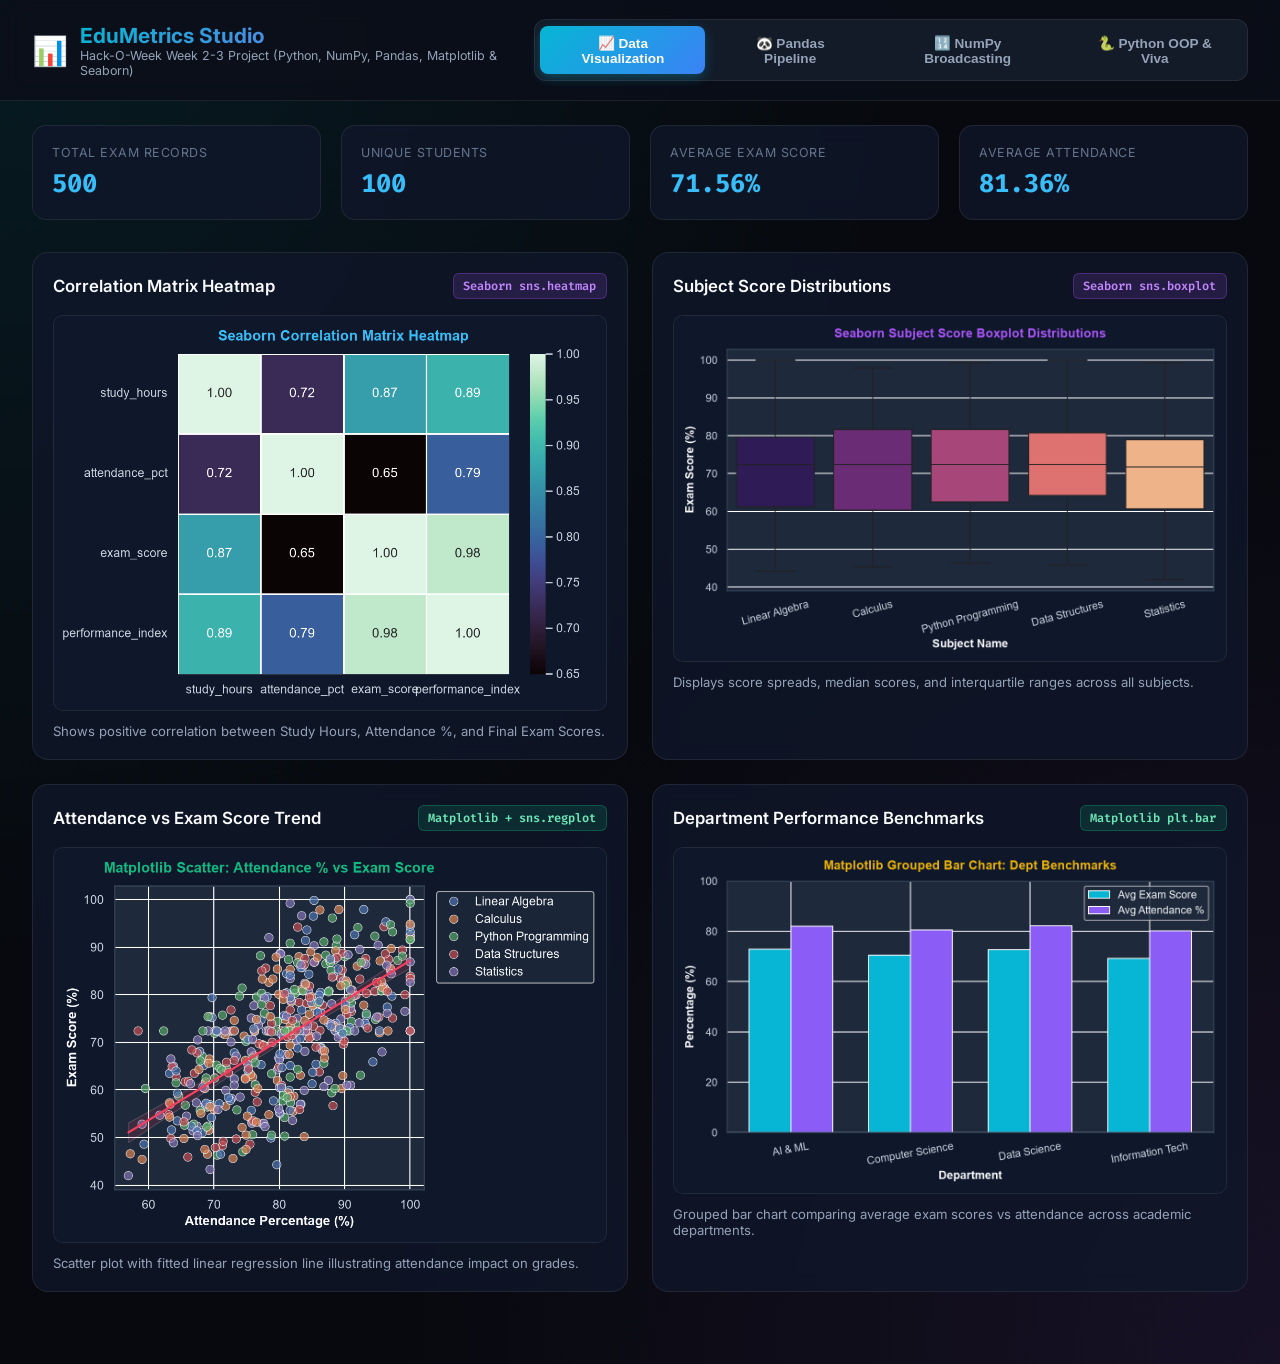
<file: WEEK3-4 SEM-5/index.html>
<!DOCTYPE html>
<html lang="en">
<head>
    <meta charset="UTF-8">
    <meta name="viewport" content="width=device-width, initial-scale=1.0">
    <title>EduMetrics Studio - Python, NumPy, Pandas & Data Visualization</title>
    <meta name="description" content="An end-to-end Data Science & Analytics project built with Python OOP, NumPy Broadcasting, Pandas Cleaning/Merging, Matplotlib, and Seaborn.">
    
    <!-- Google Fonts -->
    <link rel="preconnect" href="https://fonts.googleapis.com">
    <link rel="preconnect" href="https://fonts.gstatic.com" crossorigin>
    <link href="https://fonts.googleapis.com/css2?family=Fira+Code:wght@400;500;600&family=Inter:wght@400;500;600;700&display=swap" rel="stylesheet">
    
    <!-- App Stylesheet -->
    <link rel="stylesheet" href="static/style.css">
</head>
<body>

    <!-- Header Navigation Bar -->
    <header class="app-header">
        <div class="brand">
            <div class="brand-icon">📊</div>
            <div>
                <h1 class="brand-title">EduMetrics Studio</h1>
                <div class="brand-subtitle">Hack-O-Week Week 2-3 Project (Python, NumPy, Pandas, Matplotlib & Seaborn)</div>
            </div>
        </div>

        <nav class="nav-tabs">
            <button class="tab-btn active" data-tab="tab-viz">
                <span>📈</span> Data Visualization
            </button>
            <button class="tab-btn" data-tab="tab-pandas">
                <span>🐼</span> Pandas Pipeline
            </button>
            <button class="tab-btn" data-tab="tab-numpy">
                <span>🔢</span> NumPy Broadcasting
            </button>
            <button class="tab-btn" data-tab="tab-python">
                <span>🐍</span> Python OOP & Viva
            </button>
        </nav>
    </header>

    <!-- Main Container -->
    <main class="container">

        <!-- Top KPI Metric Cards -->
        <section class="kpi-grid">
            <div class="kpi-card">
                <div class="kpi-label">Total Exam Records</div>
                <div class="kpi-value" id="kpi-total">500</div>
            </div>
            <div class="kpi-card">
                <div class="kpi-label">Unique Students</div>
                <div class="kpi-value" id="kpi-students">100</div>
            </div>
            <div class="kpi-card">
                <div class="kpi-label">Average Exam Score</div>
                <div class="kpi-value" id="kpi-score">71.5%</div>
            </div>
            <div class="kpi-card">
                <div class="kpi-label">Average Attendance</div>
                <div class="kpi-value" id="kpi-attendance">74.8%</div>
            </div>
        </section>

        <!-- ===================================================================
             TAB 1: DATA VISUALIZATION (SEABORN & MATPLOTLIB CHARTS)
             =================================================================== -->
        <section id="tab-viz" class="tab-content active">
            <div class="charts-grid">
                <!-- Chart 1: Seaborn Correlation Heatmap -->
                <div class="chart-card">
                    <div class="chart-header">
                        <span class="chart-title">Correlation Matrix Heatmap</span>
                        <span class="tech-badge badge-seaborn">Seaborn sns.heatmap</span>
                    </div>
                    <div class="chart-img-wrapper">
                        <img src="static/charts/correlation_heatmap.png" alt="Correlation Matrix Heatmap">
                    </div>
                    <p style="font-size: 0.82rem; color: var(--text-muted); margin-top: 0.75rem;">
                        Shows positive correlation between Study Hours, Attendance %, and Final Exam Scores.
                    </p>
                </div>

                <!-- Chart 2: Seaborn Boxplot Distributions -->
                <div class="chart-card">
                    <div class="chart-header">
                        <span class="chart-title">Subject Score Distributions</span>
                        <span class="tech-badge badge-seaborn">Seaborn sns.boxplot</span>
                    </div>
                    <div class="chart-img-wrapper">
                        <img src="static/charts/score_distribution.png" alt="Subject Score Distributions">
                    </div>
                    <p style="font-size: 0.82rem; color: var(--text-muted); margin-top: 0.75rem;">
                        Displays score spreads, median scores, and interquartile ranges across all subjects.
                    </p>
                </div>

                <!-- Chart 3: Matplotlib Scatter + Linear Regression -->
                <div class="chart-card">
                    <div class="chart-header">
                        <span class="chart-title">Attendance vs Exam Score Trend</span>
                        <span class="tech-badge badge-matplotlib">Matplotlib + sns.regplot</span>
                    </div>
                    <div class="chart-img-wrapper">
                        <img src="static/charts/attendance_vs_grade.png" alt="Attendance vs Score">
                    </div>
                    <p style="font-size: 0.82rem; color: var(--text-muted); margin-top: 0.75rem;">
                        Scatter plot with fitted linear regression line illustrating attendance impact on grades.
                    </p>
                </div>

                <!-- Chart 4: Matplotlib Grouped Bar Chart -->
                <div class="chart-card">
                    <div class="chart-header">
                        <span class="chart-title">Department Performance Benchmarks</span>
                        <span class="tech-badge badge-matplotlib">Matplotlib plt.bar</span>
                    </div>
                    <div class="chart-img-wrapper">
                        <img src="static/charts/subject_groupby.png" alt="Department Benchmarks">
                    </div>
                    <p style="font-size: 0.82rem; color: var(--text-muted); margin-top: 0.75rem;">
                        Grouped bar chart comparing average exam scores vs attendance across academic departments.
                    </p>
                </div>
            </div>
        </section>

        <!-- ===================================================================
             TAB 2: PANDAS PIPELINE & DATA CLEANING
             =================================================================== -->
        <section id="tab-pandas" class="tab-content">
            <div class="chart-card">
                <div class="chart-header">
                    <span class="chart-title">Pandas Data Processing Pipeline (`pd.merge` & `.groupby`)</span>
                    <span class="tech-badge badge-pandas">Pandas DataFrame</span>
                </div>
                
                <p style="font-size: 0.9rem; color: var(--text-muted); line-height: 1.6;">
                    The raw dataset contained intentional missing values (<code style="color: var(--primary-rose)">NaN</code>) in study hours, age, and exam scores. 
                    Pandas was used for median imputation (<code style="color: var(--primary-cyan)">fillna()</code>), inner joining demographics with grades (<code style="color: var(--primary-cyan)">pd.merge()</code>), and multi-column aggregation (<code style="color: var(--primary-cyan)">df.groupby()</code>).
                </p>

                <div class="code-box">
                    # 1. Cleaning & Imputation<br>
                    df['exam_score'] = df['exam_score'].fillna(df['exam_score'].median())<br><br>
                    # 2. Merging Demographics & Grades DataFrames<br>
                    merged_df = pd.merge(students_df, grades_df, on='student_id', how='inner')<br><br>
                    # 3. Multi-Column GroupBy Aggregations<br>
                    groupby_df = merged_df.groupby(['subject', 'department']).agg(<br>
                    &nbsp;&nbsp;&nbsp;&nbsp;avg_score=('exam_score', 'mean'),<br>
                    &nbsp;&nbsp;&nbsp;&nbsp;avg_attendance=('attendance_pct', 'mean')<br>
                    ).reset_index()
                </div>

                <h3 style="margin-top: 1.5rem; margin-bottom: 0.75rem; font-size: 1rem;">Grouped Summary Metrics (Subject × Department)</h3>
                <div class="table-wrapper">
                    <table>
                        <thead>
                            <tr>
                                <th>Subject</th>
                                <th>Department</th>
                                <th>Avg Exam Score</th>
                                <th>Avg Attendance</th>
                                <th>Avg Study Hours</th>
                                <th>Students Count</th>
                            </tr>
                        </thead>
                        <tbody id="groupby-table-body">
                            <!-- Populated via dashboard.js -->
                        </tbody>
                    </table>
                </div>
            </div>
        </section>

        <!-- ===================================================================
             TAB 3: NUMPY BROADCASTING & MATRIX MATH
             =================================================================== -->
        <section id="tab-numpy" class="tab-content">
            <div class="chart-card">
                <div class="chart-header">
                    <span class="chart-title">NumPy Vectorized Operations & Array Broadcasting</span>
                    <span class="tech-badge badge-numpy">NumPy Matrix Math</span>
                </div>

                <p style="font-size: 0.9rem; color: var(--text-muted); line-height: 1.6;">
                    Instead of using slow Python <code style="color: var(--primary-amber)">for</code> loops, we pivoted student scores into a 2D NumPy array matrix of shape <strong>(100 Students × 5 Subjects)</strong>. 
                    Using <strong>NumPy Broadcasting</strong>, we computed Z-score normalization for all 500 scores in a single vectorized line!
                </p>

                <div class="code-box">
                    # 2D Score Matrix X shape: (100, 5)<br>
                    means = np.mean(X, axis=0) # 1D array of shape (5,)<br>
                    stds  = np.std(X, axis=0)  # 1D array of shape (5,)<br><br>
                    # NumPy Array Broadcasting: (100, 5) - (5,) / (5,)<br>
                    Z_matrix = (X - means) / stds<br><br>
                    # Vectorized Matrix Dot Product for Weighted GPA:<br>
                    weighted_gpas = np.dot(X, weights) # (100, 5) · (5, 1) = (100, 1)
                </div>

                <h3 style="margin-top: 1.5rem; margin-bottom: 0.75rem; font-size: 1rem;">Top Student Rankings (NumPy Matrix Dot Product Weighted GPA)</h3>
                <div class="table-wrapper">
                    <table>
                        <thead>
                            <tr>
                                <th>Rank</th>
                                <th>Student ID</th>
                                <th>Weighted Composite Score</th>
                                <th>Percentile Rank</th>
                            </tr>
                        </thead>
                        <tbody id="top-table-body">
                            <!-- Populated via dashboard.js -->
                        </tbody>
                    </table>
                </div>
            </div>
        </section>

        <!-- ===================================================================
             TAB 4: PYTHON OOP & VIVA GUIDE
             =================================================================== -->
        <section id="tab-python" class="tab-content">
            <div class="chart-card">
                <div class="chart-header">
                    <span class="chart-title">Python Essentials & Professor Viva Defense Script</span>
                    <span class="tech-badge badge-pandas">Python OOP & Comprehensions</span>
                </div>

                <div class="code-box" style="color: #6ee7b7;">
                    # Python OOP Class Definition<br>
                    class DatasetPipeline:<br>
                    &nbsp;&nbsp;&nbsp;&nbsp;def __init__(self, student_path, grades_path):<br>
                    &nbsp;&nbsp;&nbsp;&nbsp;&nbsp;&nbsp;&nbsp;&nbsp;self.student_path = student_path<br>
                    &nbsp;&nbsp;&nbsp;&nbsp;&nbsp;&nbsp;&nbsp;&nbsp;self.grades_path = grades_path<br><br>
                    # List & Dict Comprehension<br>
                    top_performers = [r['name'] for r in records if r['exam_score'] >= 85.0]<br>
                    pass_rates = {sub: round((len([r for r in records if r['subject']==sub and r['score']>=50]) / len(records))*100, 1) for sub in subjects}
                </div>

                <h3 style="margin-top: 1.5rem; margin-bottom: 1rem; font-size: 1.1rem; color: var(--primary-cyan);">
                    💬 Sample Viva Questions & Model Answers
                </h3>

                <div style="display: flex; flex-direction: column; gap: 1rem;">
                    <div style="background: rgba(15, 23, 42, 0.9); padding: 1rem; border-radius: 10px; border-left: 4px solid var(--primary-cyan);">
                        <p style="font-weight: 600; color: #ffffff; margin-bottom: 0.3rem;">
                            Q1: How did you use Python Object-Oriented Programming (OOP) in this project?
                        </p>
                        <p style="color: #94a3b8; font-size: 0.88rem;">
                            <strong>A:</strong> We encapsulated our data workflow inside modular classes: <code>DataCleaner</code> (for handling missing values and outlier filtering) and <code>DatasetPipeline</code> (for orchestrating CSV loading, <code>pd.merge</code> joins, and multi-column aggregations).
                        </p>
                    </div>

                    <div style="background: rgba(15, 23, 42, 0.9); padding: 1rem; border-radius: 10px; border-left: 4px solid var(--primary-amber);">
                        <p style="font-weight: 600; color: #ffffff; margin-bottom: 0.3rem;">
                            Q2: What is NumPy Broadcasting and how did you implement it?
                        </p>
                        <p style="color: #94a3b8; font-size: 0.88rem;">
                            <strong>A:</strong> Broadcasting allows NumPy to perform arithmetic operations on arrays of different shapes without manual loops. We pivoted our scores into a (100 × 5) matrix <code>X</code> and subtracted a 1D mean vector <code>μ</code> of shape (5,). NumPy automatically broadcasted <code>μ</code> down all 100 rows to compute Z-scores: <code>Z = (X - μ) / σ</code> in linear time.
                        </p>
                    </div>

                    <div style="background: rgba(15, 23, 42, 0.9); padding: 1rem; border-radius: 10px; border-left: 4px solid var(--primary-purple);">
                        <p style="font-weight: 600; color: #ffffff; margin-bottom: 0.3rem;">
                            Q3: What is the difference between Matplotlib and Seaborn in your visualizations?
                        </p>
                        <p style="color: #94a3b8; font-size: 0.88rem;">
                            <strong>A:</strong> Matplotlib serves as our low-level plotting engine for custom grouped bar charts and regression scatter overlays. Seaborn sits on top of Matplotlib to provide high-level statistical visualization tools like correlation heatmaps (<code>sns.heatmap</code>) and interquartile score boxplots (<code>sns.boxplot</code>).
                        </p>
                    </div>
                </div>
            </div>
        </section>

    </main>

    <!-- JavaScript Controller -->
    <script src="static/dashboard.js"></script>
</body>
</html>
</file>
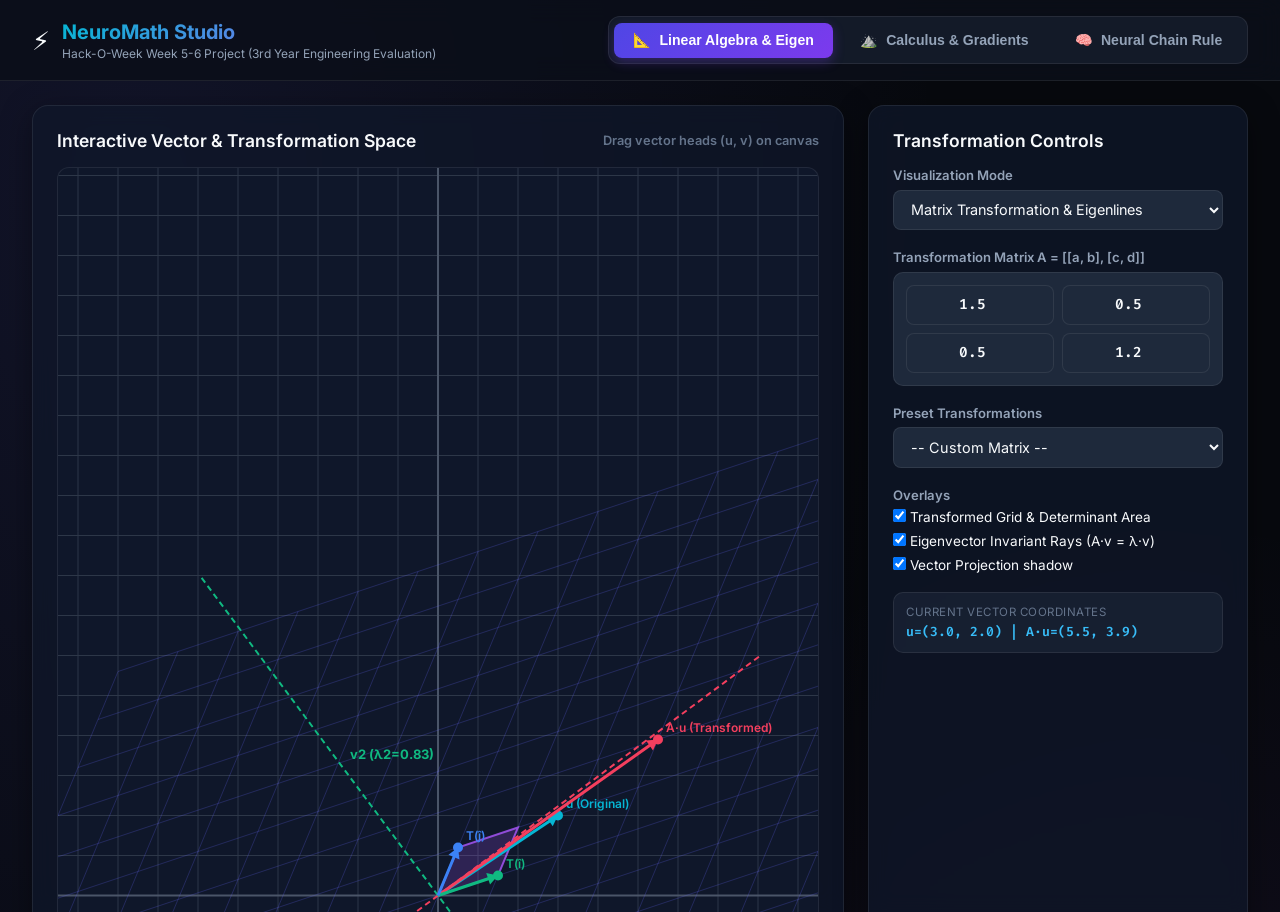
<file: WEEK5-6 SEM-5/index.html>
<!DOCTYPE html>
<html lang="en">
<head>
    <meta charset="UTF-8">
    <meta name="viewport" content="width=device-width, initial-scale=1.0">
    <title>NeuroMath Studio - Linear Algebra & Calculus for Backpropagation</title>
    <meta name="description" content="An interactive visual mathematics engine built from first principles for Linear Algebra, Multivariable Calculus, Gradient Descent, and Neural Network Backpropagation.">
    
    <!-- Google Fonts -->
    <link rel="preconnect" href="https://fonts.googleapis.com">
    <link rel="preconnect" href="https://fonts.gstatic.com" crossorigin>
    <link href="https://fonts.googleapis.com/css2?family=Fira+Code:wght@400;500;600&family=Inter:wght@400;500;600;700&display=swap" rel="stylesheet">
    
    <!-- App Stylesheet -->
    <link rel="stylesheet" href="style.css">
</head>
<body>

    <!-- Header Navigation Bar -->
    <header class="app-header">
        <div class="brand-container">
            <div class="brand-logo">⚡</div>
            <div>
                <h1 class="brand-title">NeuroMath Studio</h1>
                <div class="brand-subtitle">Hack-O-Week Week 5-6 Project (3rd Year Engineering Evaluation)</div>
            </div>
        </div>

        <nav class="nav-tabs">
            <button class="tab-btn active" data-tab="tab-vector">
                <span>📐</span> Linear Algebra & Eigen
            </button>
            <button class="tab-btn" data-tab="tab-gradient">
                <span>⛰️</span> Calculus & Gradients
            </button>
            <button class="tab-btn" data-tab="tab-backprop">
                <span>🧠</span> Neural Chain Rule
            </button>
        </nav>
    </header>

    <!-- Main Container -->
    <main class="app-container">

        <!-- ===================================================================
             TAB 1: LINEAR ALGEBRA & EIGENVALUES MODULE
             =================================================================== -->
        <section id="tab-vector" class="tab-content active">
            <div class="module-layout">
                <!-- Visual Canvas Column -->
                <div class="glass-card">
                    <div class="card-title">
                        <span>Interactive Vector & Transformation Space</span>
                        <span style="font-size: 0.8rem; color: var(--text-dim);">Drag vector heads (u, v) on canvas</span>
                    </div>
                    <div class="canvas-container">
                        <canvas id="vector-canvas"></canvas>
                    </div>

                    <!-- Live Metrics Display -->
                    <div class="stats-grid">
                        <div class="stat-box">
                            <div class="stat-title">Dot Product (u · v)</div>
                            <div class="stat-val" id="stat-dot">0.00</div>
                        </div>
                        <div class="stat-box">
                            <div class="stat-title">Angle Between (θ)</div>
                            <div class="stat-val" id="stat-angle">0.0°</div>
                        </div>
                        <div class="stat-box">
                            <div class="stat-title">Determinant det(A)</div>
                            <div class="stat-val" id="stat-det">1.00</div>
                        </div>
                        <div class="stat-box">
                            <div class="stat-title">Eigenvalues (λ₁, λ₂)</div>
                            <div class="stat-val" id="stat-eigen">λ₁ = 1.0, λ₂ = 1.0</div>
                        </div>
                    </div>
                </div>

                <!-- Controls Sidebar Column -->
                <div class="glass-card">
                    <div class="card-title">Transformation Controls</div>

                    <div class="control-group">
                        <label class="control-label">Visualization Mode</label>
                        <select id="vector-mode-select">
                            <option value="matrix">Matrix Transformation & Eigenlines</option>
                            <option value="dot">Dot Product & Projection Workbench</option>
                        </select>
                    </div>

                    <!-- 2x2 Matrix Controls -->
                    <div class="control-group">
                        <label class="control-label">Transformation Matrix A = [[a, b], [c, d]]</label>
                        <div class="matrix-grid-input">
                            <input type="number" id="mat-a" value="1.5" step="0.1">
                            <input type="number" id="mat-b" value="0.5" step="0.1">
                            <input type="number" id="mat-c" value="0.5" step="0.1">
                            <input type="number" id="mat-d" value="1.2" step="0.1">
                        </div>
                    </div>

                    <!-- Matrix Presets -->
                    <div class="control-group">
                        <label class="control-label">Preset Transformations</label>
                        <select id="matrix-preset-select">
                            <option value="custom">-- Custom Matrix --</option>
                            <option value="identity">Identity Matrix (No change)</option>
                            <option value="scale">Uniform Scaling (2x)</option>
                            <option value="rot45">Rotation (45°)</option>
                            <option value="shearX">Shear X-Axis</option>
                            <option value="shearY">Shear Y-Axis</option>
                            <option value="singular">Singular Matrix (det = 0, line collapse)</option>
                            <option value="reflection">Reflection across X-Axis</option>
                        </select>
                    </div>

                    <!-- Toggles -->
                    <div class="control-group">
                        <label class="control-label">Overlays</label>
                        <div style="display: flex; flex-direction: column; gap: 0.5rem; font-size: 0.85rem;">
                            <label><input type="checkbox" id="chk-grid" checked> Transformed Grid & Determinant Area</label>
                            <label><input type="checkbox" id="chk-eigen" checked> Eigenvector Invariant Rays (A·v = λ·v)</label>
                            <label><input type="checkbox" id="chk-proj" checked> Vector Projection shadow</label>
                        </div>
                    </div>

                    <div class="stat-box" style="margin-top: 1rem;">
                        <div class="stat-title">Current Vector Coordinates</div>
                        <div class="stat-val" id="stat-coords" style="font-size: 0.82rem;">u=(3.0, 2.0) | A·u=(5.5, 3.9)</div>
                    </div>
                </div>
            </div>
        </section>

        <!-- ===================================================================
             TAB 2: CALCULUS & GRADIENT DESCENT MODULE
             =================================================================== -->
        <section id="tab-gradient" class="tab-content">
            <div class="module-layout">
                <div class="glass-card">
                    <div class="card-title">
                        <span>Multivariable Calculus & Loss Surface Optimization</span>
                        <span style="font-size: 0.8rem; color: var(--text-dim);">Click anywhere to place optimizer start point</span>
                    </div>
                    <div class="canvas-container">
                        <canvas id="gradient-canvas"></canvas>
                    </div>

                    <div class="stats-grid">
                        <div class="stat-box">
                            <div class="stat-title">Optimization Step</div>
                            <div class="stat-val" id="grad-step">0</div>
                        </div>
                        <div class="stat-box">
                            <div class="stat-title">Current Position (x, y)</div>
                            <div class="stat-val" id="grad-pos">(2.500, 2.500)</div>
                        </div>
                        <div class="stat-box">
                            <div class="stat-title">Loss Value f(x, y)</div>
                            <div class="stat-val" id="grad-loss">3.1250</div>
                        </div>
                        <div class="stat-box">
                            <div class="stat-title">Gradient Magnitude ||∇f||</div>
                            <div class="stat-val" id="grad-mag">3.5355</div>
                        </div>
                    </div>
                </div>

                <!-- Controls Sidebar -->
                <div class="glass-card">
                    <div class="card-title">Gradient Descent Parameters</div>

                    <div class="control-group">
                        <label class="control-label">Select Loss Surface</label>
                        <select id="surface-select">
                            <option value="bowl">Quadratic Bowl: f(x,y) = 0.5(x² + y²)</option>
                            <option value="saddle">Saddle Point: f(x,y) = 0.5(x² - y²)</option>
                            <option value="multiPeak">Multi-Local Minima: sin(2x)cos(2y)</option>
                            <option value="rosenbrock">Rosenbrock Valley: (1-x)² + 10(y-x²)²</option>
                        </select>
                    </div>

                    <div class="control-group">
                        <div class="control-label">
                            <span>Learning Rate (η)</span>
                            <span class="value" id="val-lr">0.10</span>
                        </div>
                        <input type="range" id="slider-lr" min="0.01" max="0.8" step="0.01" value="0.10">
                    </div>

                    <div class="control-group">
                        <div class="control-label">
                            <span>Momentum (γ)</span>
                            <span class="value" id="val-mom">0.50</span>
                        </div>
                        <input type="range" id="slider-mom" min="0.0" max="0.9" step="0.05" value="0.50">
                    </div>

                    <div class="btn-group">
                        <button class="btn btn-primary" id="btn-grad-start">▶ Run Descent</button>
                        <button class="btn btn-secondary" id="btn-grad-step">Step 1x</button>
                        <button class="btn btn-secondary" id="btn-grad-reset">Reset</button>
                    </div>

                    <div class="formula-card" style="margin-top: 1.5rem;">
                        <span class="step-title">Multivariable Calculus Formula:</span>
                        <code>∇f(x, y) = [ ∂f/∂x, ∂f/∂y ]ᵀ</code><br/>
                        <code>vₖ = γ vₖ₋₁ + η ∇f(pₖ)</code><br/>
                        <code>pₖ₊₁ = pₖ - vₖ</code>
                    </div>
                </div>
            </div>
        </section>

        <!-- ===================================================================
             TAB 3: NEURAL CHAIN RULE & BACKPROPAGATION MODULE
             =================================================================== -->
        <section id="tab-backprop" class="tab-content">
            <div class="module-layout">
                <div class="glass-card">
                    <div class="card-title">
                        <span>Computational Graph & Step-by-Step Backpropagation Debugger</span>
                        <span style="font-size: 0.8rem; color: var(--text-dim);">Inspect node values & local derivatives</span>
                    </div>

                    <div class="canvas-container">
                        <canvas id="backprop-canvas"></canvas>
                    </div>

                    <div style="margin-top: 1rem;">
                        <div class="card-title" style="font-size: 0.95rem; margin-bottom: 0.5rem;">Loss Convergence History</div>
                        <div class="canvas-container" style="height: 160px;">
                            <canvas id="loss-chart-canvas"></canvas>
                        </div>
                    </div>

                    <div id="chain-formula-breakdown">
                        <!-- Dynamic Chain Rule Breakdown filled by JS -->
                    </div>
                </div>

                <!-- Control Panel -->
                <div class="glass-card">
                    <div class="card-title">Network & Hyperparameters</div>

                    <div class="control-group">
                        <label class="control-label">Activation Function σ(z)</label>
                        <select id="backprop-act-select">
                            <option value="sigmoid">Sigmoid σ(z) = 1 / (1 + e⁻ᶻ)</option>
                            <option value="tanh">Tanh tanh(z)</option>
                            <option value="relu">ReLU max(0, z)</option>
                            <option value="linear">Linear (Identity)</option>
                        </select>
                    </div>

                    <div class="control-group">
                        <div class="control-label">
                            <span>Input x₁</span>
                            <span class="value" id="val-x1">1.00</span>
                        </div>
                        <input type="range" id="slider-x1" min="-3" max="3" step="0.1" value="1.0">
                    </div>

                    <div class="control-group">
                        <div class="control-label">
                            <span>Input x₂</span>
                            <span class="value" id="val-x2">-0.50</span>
                        </div>
                        <input type="range" id="slider-x2" min="-3" max="3" step="0.1" value="-0.5">
                    </div>

                    <div class="control-group">
                        <div class="control-label">
                            <span>Target Output (y)</span>
                            <span class="value" id="val-target">1.00</span>
                        </div>
                        <input type="range" id="slider-target" min="0" max="1" step="0.05" value="1.0">
                    </div>

                    <div class="control-group">
                        <div class="control-label">
                            <span>Learning Rate (η)</span>
                            <span class="value" id="val-backprop-lr">0.50</span>
                        </div>
                        <input type="range" id="slider-backprop-lr" min="0.05" max="2.0" step="0.05" value="0.50">
                    </div>

                    <div class="btn-group" style="flex-direction: column;">
                        <button class="btn btn-secondary" id="btn-forward">1. Run Forward Pass</button>
                        <button class="btn btn-primary" id="btn-backward">2. Run Backward Pass (Chain Rule)</button>
                        <button class="btn btn-accent" id="btn-update">3. Update Weights (Grad Step)</button>
                        <button class="btn btn-primary" id="btn-autotrain" style="background: linear-gradient(135deg, #10b981, #059669);">⚡ Auto Train 20 Epochs</button>
                    </div>
                </div>
            </div>
        </section>

    </main>

    <!-- Footer -->
    <footer class="app-footer">
        NeuroMath Studio &copy; 2026 | Built from First Principles for SIT Hack-O-Week Evaluation (Linear Algebra & Calculus)
    </footer>

    <!-- JavaScript Engines -->
    <script src="js/math_engine.js"></script>
    <script src="js/vector_module.js"></script>
    <script src="js/gradient_module.js"></script>
    <script src="js/backprop_module.js"></script>
    <script src="js/main.js"></script>
</body>
</html>
</file>
<file: WEEK3-4 SEM-5/static/style.css>
/* ==========================================================================
   EduMetrics Dashboard - Sleek Dark Science Design System
   ========================================================================== */

:root {
    --bg-dark: #07090e;
    --bg-card: rgba(15, 23, 42, 0.8);
    --bg-card-border: rgba(255, 255, 255, 0.08);
    
    --primary-cyan: #06b6d4;
    --primary-purple: #a855f7;
    --primary-emerald: #10b981;
    --primary-rose: #f43f5e;
    --primary-amber: #eab308;
    --primary-sky: #38bdf8;

    --text-main: #f8fafc;
    --text-muted: #94a3b8;
    --text-dim: #64748b;

    --font-sans: 'Inter', system-ui, -apple-system, sans-serif;
    --font-mono: 'Fira Code', monospace;
}

* {
    box-sizing: border-box;
    margin: 0;
    padding: 0;
}

body {
    background-color: var(--bg-dark);
    background-image: 
        radial-gradient(at 0% 0%, rgba(6, 182, 212, 0.1) 0px, transparent 50%),
        radial-gradient(at 100% 100%, rgba(168, 85, 247, 0.1) 0px, transparent 50%);
    color: var(--text-main);
    font-family: var(--font-sans);
    min-height: 100vh;
    padding-bottom: 3rem;
}

/* Header */
.app-header {
    background: rgba(11, 15, 25, 0.85);
    backdrop-filter: blur(12px);
    border-bottom: 1px solid var(--bg-card-border);
    padding: 1.2rem 2rem;
    display: flex;
    justify-content: space-between;
    align-items: center;
    position: sticky;
    top: 0;
    z-index: 100;
}

.brand {
    display: flex;
    align-items: center;
    gap: 0.75rem;
}

.brand-icon {
    font-size: 1.8rem;
}

.brand-title {
    font-size: 1.3rem;
    font-weight: 700;
    background: linear-gradient(135deg, var(--primary-cyan), var(--primary-purple));
    -webkit-background-clip: text;
    -webkit-text-fill-color: transparent;
}

.brand-subtitle {
    font-size: 0.78rem;
    color: var(--text-muted);
}

/* Nav Tabs */
.nav-tabs {
    display: flex;
    gap: 0.5rem;
    background: rgba(30, 41, 59, 0.5);
    padding: 0.35rem;
    border-radius: 12px;
    border: 1px solid var(--bg-card-border);
}

.tab-btn {
    background: transparent;
    border: none;
    color: var(--text-muted);
    padding: 0.55rem 1.1rem;
    font-size: 0.85rem;
    font-weight: 600;
    border-radius: 8px;
    cursor: pointer;
    transition: all 0.2s ease;
}

.tab-btn:hover {
    color: var(--text-main);
}

.tab-btn.active {
    background: linear-gradient(135deg, #06b6d4, #3b82f6);
    color: #ffffff;
    box-shadow: 0 4px 12px rgba(6, 182, 212, 0.3);
}

/* Container */
.container {
    max-width: 1400px;
    margin: 0 auto;
    padding: 1.5rem 2rem;
}

.tab-content {
    display: none;
    animation: fadeIn 0.3s ease;
}

.tab-content.active {
    display: block;
}

@keyframes fadeIn {
    from { opacity: 0; transform: translateY(6px); }
    to { opacity: 1; transform: translateY(0); }
}

/* KPI Summary Cards */
.kpi-grid {
    display: grid;
    grid-template-columns: repeat(auto-fit, minmax(220px, 1fr));
    gap: 1.25rem;
    margin-bottom: 2rem;
}

.kpi-card {
    background: var(--bg-card);
    border: 1px solid var(--bg-card-border);
    border-radius: 14px;
    padding: 1.2rem;
    backdrop-filter: blur(10px);
}

.kpi-label {
    font-size: 0.78rem;
    color: var(--text-dim);
    text-transform: uppercase;
    letter-spacing: 0.5px;
    margin-bottom: 0.4rem;
}

.kpi-value {
    font-family: var(--font-mono);
    font-size: 1.6rem;
    font-weight: 700;
    color: var(--primary-sky);
}

/* Charts Grid */
.charts-grid {
    display: grid;
    grid-template-columns: repeat(2, 1fr);
    gap: 1.5rem;
}

@media (max-width: 900px) {
    .charts-grid {
        grid-template-columns: 1fr;
    }
}

.chart-card {
    background: var(--bg-card);
    border: 1px solid var(--bg-card-border);
    border-radius: 16px;
    padding: 1.25rem;
    backdrop-filter: blur(10px);
}

.chart-header {
    display: flex;
    justify-content: space-between;
    align-items: center;
    margin-bottom: 1rem;
}

.chart-title {
    font-size: 1.05rem;
    font-weight: 600;
}

.tech-badge {
    padding: 0.25rem 0.6rem;
    border-radius: 6px;
    font-family: var(--font-mono);
    font-size: 0.75rem;
    font-weight: 600;
}

.badge-seaborn {
    background: rgba(168, 85, 247, 0.15);
    color: #c084fc;
    border: 1px solid rgba(168, 85, 247, 0.3);
}

.badge-matplotlib {
    background: rgba(16, 185, 129, 0.15);
    color: #6ee7b7;
    border: 1px solid rgba(16, 185, 129, 0.3);
}

.badge-pandas {
    background: rgba(6, 182, 212, 0.15);
    color: #38bdf8;
    border: 1px solid rgba(6, 182, 212, 0.3);
}

.badge-numpy {
    background: rgba(234, 179, 8, 0.15);
    color: #fde047;
    border: 1px solid rgba(234, 179, 8, 0.3);
}

.chart-img-wrapper {
    width: 100%;
    border-radius: 10px;
    overflow: hidden;
    background: #0f172a;
    border: 1px solid var(--bg-card-border);
}

.chart-img-wrapper img {
    width: 100%;
    display: block;
}

/* Data Table */
.table-wrapper {
    width: 100%;
    overflow-x: auto;
    background: var(--bg-card);
    border: 1px solid var(--bg-card-border);
    border-radius: 14px;
    margin-top: 1rem;
}

table {
    width: 100%;
    border-collapse: collapse;
    font-size: 0.88rem;
    text-align: left;
}

th {
    background: rgba(30, 41, 59, 0.8);
    padding: 0.8rem 1rem;
    font-weight: 600;
    color: var(--text-muted);
    border-bottom: 1px solid var(--bg-card-border);
}

td {
    padding: 0.75rem 1rem;
    border-bottom: 1px solid rgba(255, 255, 255, 0.04);
    font-family: var(--font-mono);
}

tr:hover {
    background: rgba(255, 255, 255, 0.03);
}

/* Code Snippet Box */
.code-box {
    background: #0f172a;
    border: 1px solid var(--bg-card-border);
    border-radius: 10px;
    padding: 1rem;
    font-family: var(--font-mono);
    font-size: 0.85rem;
    color: #38bdf8;
    line-height: 1.6;
    margin-top: 1rem;
}
</file>
<file: WEEK5-6 SEM-5/style.css>
/* ==========================================================================
   NeuroMath Studio - Premium Dark Glassmorphic Design System
   ========================================================================== */

:root {
    --bg-dark: #07090e;
    --bg-card: rgba(15, 23, 42, 0.75);
    --bg-card-border: rgba(255, 255, 255, 0.08);
    --bg-glass-header: rgba(11, 15, 25, 0.85);

    --primary-cyan: #06b6d4;
    --primary-purple: #a855f7;
    --primary-rose: #f43f5e;
    --primary-emerald: #10b981;
    --primary-amber: #eab308;
    --primary-sky: #38bdf8;

    --text-main: #f8fafc;
    --text-muted: #94a3b8;
    --text-dim: #64748b;

    --font-sans: 'Inter', system-ui, -apple-system, sans-serif;
    --font-mono: 'Fira Code', monospace;
}

* {
    box-sizing: border-box;
    margin: 0;
    padding: 0;
}

body {
    background-color: var(--bg-dark);
    background-image: 
        radial-gradient(at 10% 10%, rgba(99, 102, 241, 0.12) 0px, transparent 50%),
        radial-gradient(at 90% 90%, rgba(168, 85, 247, 0.12) 0px, transparent 50%);
    color: var(--text-main);
    font-family: var(--font-sans);
    min-height: 100vh;
    display: flex;
    flex-direction: column;
    overflow-x: hidden;
}

/* Header Navbar */
.app-header {
    position: sticky;
    top: 0;
    z-index: 100;
    background: var(--bg-glass-header);
    backdrop-filter: blur(12px);
    border-bottom: 1px solid var(--bg-card-border);
    padding: 1rem 2rem;
    display: flex;
    justify-content: space-between;
    align-items: center;
}

.brand-container {
    display: flex;
    align-items: center;
    gap: 0.75rem;
}

.brand-logo {
    font-size: 1.6rem;
}

.brand-title {
    font-size: 1.25rem;
    font-weight: 700;
    background: linear-gradient(135deg, var(--primary-cyan), var(--primary-purple));
    -webkit-background-clip: text;
    -webkit-text-fill-color: transparent;
}

.brand-subtitle {
    font-size: 0.75rem;
    color: var(--text-muted);
    margin-top: 2px;
}

.nav-tabs {
    display: flex;
    gap: 0.5rem;
    background: rgba(30, 41, 59, 0.5);
    padding: 0.35rem;
    border-radius: 12px;
    border: 1px solid var(--bg-card-border);
}

.tab-btn {
    background: transparent;
    border: none;
    color: var(--text-muted);
    padding: 0.6rem 1.2rem;
    font-size: 0.88rem;
    font-weight: 600;
    border-radius: 8px;
    cursor: pointer;
    transition: all 0.2s ease;
    display: flex;
    align-items: center;
    gap: 0.5rem;
}

.tab-btn:hover {
    color: var(--text-main);
    background: rgba(255, 255, 255, 0.05);
}

.tab-btn.active {
    background: linear-gradient(135deg, #4f46e5, #7c3aed);
    color: #ffffff;
    box-shadow: 0 4px 12px rgba(124, 58, 237, 0.3);
}

/* Main Layout */
.app-container {
    max-width: 1400px;
    margin: 0 auto;
    padding: 1.5rem 2rem 3rem 2rem;
    width: 100%;
    flex: 1;
}

.tab-content {
    display: none;
    animation: fadeIn 0.3s ease;
}

.tab-content.active {
    display: block;
}

@keyframes fadeIn {
    from { opacity: 0; transform: translateY(6px); }
    to { opacity: 1; transform: translateY(0); }
}

/* Module Grid Layout */
.module-layout {
    display: grid;
    grid-template-columns: 1fr 380px;
    gap: 1.5rem;
}

@media (max-width: 1024px) {
    .module-layout {
        grid-template-columns: 1fr;
    }
}

/* Glass Card */
.glass-card {
    background: var(--bg-card);
    border: 1px solid var(--bg-card-border);
    border-radius: 16px;
    padding: 1.5rem;
    backdrop-filter: blur(10px);
    box-shadow: 0 8px 32px rgba(0, 0, 0, 0.4);
}

.card-title {
    font-size: 1.1rem;
    font-weight: 600;
    margin-bottom: 1rem;
    color: var(--text-main);
    display: flex;
    align-items: center;
    justify-content: space-between;
}

.canvas-container {
    position: relative;
    width: 100%;
    min-height: 420px;
    border-radius: 12px;
    overflow: hidden;
    background: #0f172a;
    border: 1px solid var(--bg-card-border);
}

canvas {
    display: block;
    width: 100%;
}

/* Control Panel Inputs */
.control-group {
    margin-bottom: 1.2rem;
}

.control-label {
    display: flex;
    justify-content: space-between;
    font-size: 0.82rem;
    font-weight: 600;
    color: var(--text-muted);
    margin-bottom: 0.4rem;
}

.control-label span.value {
    color: var(--primary-cyan);
    font-family: var(--font-mono);
}

input[type="range"] {
    width: 100%;
    accent-color: var(--primary-purple);
    background: #1e293b;
    height: 6px;
    border-radius: 4px;
}

select, input[type="number"] {
    width: 100%;
    padding: 0.6rem 0.8rem;
    background: #1e293b;
    border: 1px solid var(--bg-card-border);
    border-radius: 8px;
    color: var(--text-main);
    font-size: 0.9rem;
    font-family: var(--font-sans);
    outline: none;
}

select:focus, input:focus {
    border-color: var(--primary-purple);
}

/* 2x2 Matrix Input Grid */
.matrix-grid-input {
    display: grid;
    grid-template-columns: 1fr 1fr;
    gap: 0.5rem;
    background: #1e293b;
    padding: 0.75rem;
    border-radius: 10px;
    border: 1px solid var(--bg-card-border);
}

.matrix-grid-input input {
    text-align: center;
    font-family: var(--font-mono);
    font-weight: 600;
}

/* Buttons */
.btn-group {
    display: flex;
    gap: 0.5rem;
    margin-top: 1rem;
}

.btn {
    flex: 1;
    padding: 0.7rem 1rem;
    border: none;
    border-radius: 8px;
    font-size: 0.88rem;
    font-weight: 600;
    cursor: pointer;
    transition: all 0.2s ease;
    display: flex;
    align-items: center;
    justify-content: center;
    gap: 0.4rem;
}

.btn-primary {
    background: linear-gradient(135deg, #06b6d4, #3b82f6);
    color: #ffffff;
}

.btn-primary:hover {
    box-shadow: 0 4px 14px rgba(6, 182, 212, 0.4);
}

.btn-secondary {
    background: #334155;
    color: var(--text-main);
}

.btn-secondary:hover {
    background: #475569;
}

.btn-accent {
    background: linear-gradient(135deg, #a855f7, #ec4899);
    color: #ffffff;
}

.btn-accent:hover {
    box-shadow: 0 4px 14px rgba(168, 85, 247, 0.4);
}

/* Stats Display Grid */
.stats-grid {
    display: grid;
    grid-template-columns: repeat(2, 1fr);
    gap: 0.75rem;
    margin-top: 1rem;
}

.stat-box {
    background: rgba(30, 41, 59, 0.6);
    border: 1px solid var(--bg-card-border);
    padding: 0.75rem;
    border-radius: 10px;
}

.stat-title {
    font-size: 0.72rem;
    text-transform: uppercase;
    letter-spacing: 0.5px;
    color: var(--text-dim);
    margin-bottom: 0.25rem;
}

.stat-val {
    font-family: var(--font-mono);
    font-size: 0.95rem;
    font-weight: 600;
    color: var(--primary-sky);
}

/* Viva Dashboard Styles */
.viva-dashboard {
    max-width: 1100px;
    margin: 0 auto;
}

.viva-header {
    text-align: center;
    margin-bottom: 2rem;
}

.viva-header h2 {
    font-size: 1.8rem;
    margin-bottom: 0.5rem;
    background: linear-gradient(135deg, var(--primary-sky), var(--primary-purple));
    -webkit-background-clip: text;
    -webkit-text-fill-color: transparent;
}

.viva-cards-grid {
    display: grid;
    grid-template-columns: repeat(auto-fit, minmax(320px, 1fr));
    gap: 1.5rem;
}

.viva-card {
    background: var(--bg-card);
    border: 1px solid var(--bg-card-border);
    border-radius: 16px;
    padding: 1.5rem;
    backdrop-filter: blur(10px);
}

.viva-card-header {
    margin-bottom: 1rem;
}

.viva-card-header h3 {
    font-size: 1.1rem;
    margin-bottom: 0.4rem;
}

.math-badge {
    display: inline-block;
    background: rgba(168, 85, 247, 0.15);
    color: #c084fc;
    border: 1px solid rgba(168, 85, 247, 0.3);
    padding: 0.25rem 0.6rem;
    border-radius: 6px;
    font-family: var(--font-mono);
    font-size: 0.8rem;
}

.viva-card-body p {
    font-size: 0.9rem;
    line-height: 1.5;
    color: var(--text-muted);
}

.toggle-qa-btn {
    width: 100%;
    margin-top: 1rem;
    background: #1e293b;
    border: 1px solid var(--bg-card-border);
    color: var(--primary-cyan);
    padding: 0.6rem;
    border-radius: 8px;
    font-size: 0.85rem;
    font-weight: 600;
    cursor: pointer;
    text-align: left;
}

.qa-content {
    margin-top: 0.75rem;
    background: rgba(15, 23, 42, 0.9);
    padding: 1rem;
    border-radius: 8px;
    border-left: 3px solid var(--primary-cyan);
}

.viva-q {
    color: var(--text-main) !important;
    margin-bottom: 0.5rem;
}

.viva-a {
    color: #6ee7b7 !important;
}

/* Formula Breakdown Card */
.formula-card {
    background: rgba(15, 23, 42, 0.8);
    border: 1px solid var(--bg-card-border);
    border-radius: 10px;
    padding: 1rem;
    margin-top: 0.75rem;
    font-family: var(--font-mono);
    font-size: 0.82rem;
    line-height: 1.8;
}

.formula-card .step-title {
    color: var(--primary-amber);
    font-weight: bold;
    display: block;
    margin-bottom: 0.25rem;
}

/* Footer */
.app-footer {
    text-align: center;
    padding: 1.5rem;
    color: var(--text-dim);
    font-size: 0.8rem;
    border-top: 1px solid var(--bg-card-border);
    background: var(--bg-dark);
}
</file>
